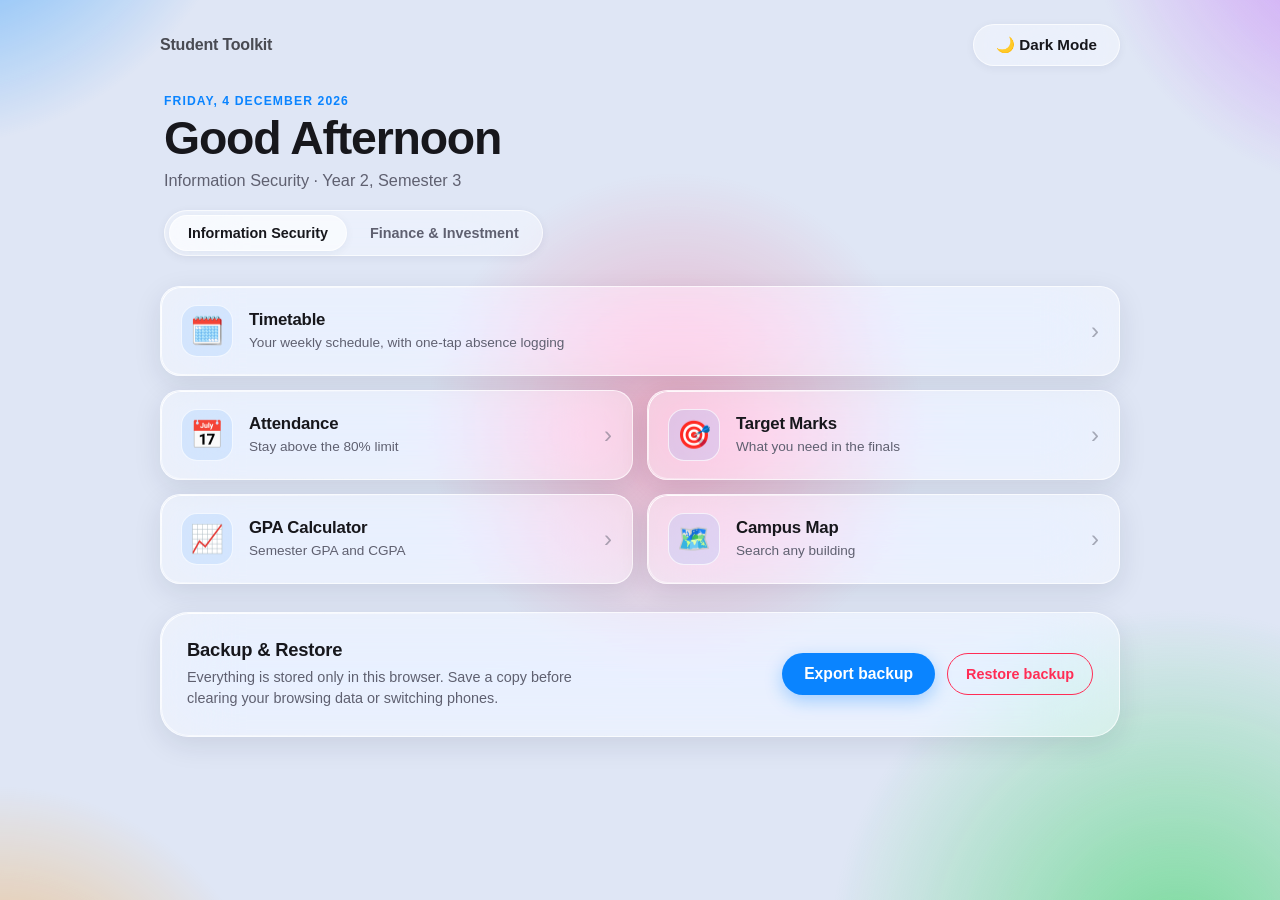
<file: index.html>
<!DOCTYPE html>
<html lang="en">
<head>
    <link rel="manifest" href="manifest.json">
    <meta name="theme-color" content="#0d6efd">
    <meta name="apple-mobile-web-app-capable" content="yes">
    <meta name="apple-mobile-web-app-status-bar-style" content="black">
    <meta charset="UTF-8">
    <meta name="viewport" content="width=device-width, initial-scale=1.0">
    <title>Student Toolkit | Home</title>
    <link rel="stylesheet" href="style.css">
    <script>
        // Runs before first paint so dark mode never flashes white.
        document.documentElement.setAttribute('data-theme', localStorage.getItem('theme') || 'light');
    </script>
</head>
<body>
    <div class="dashboard">

        <div class="top-nav-bar top-nav-bar--home">
            <span class="wordmark">Student&nbsp;Toolkit</span>
            <button id="theme-toggle" class="btn-dark-mode" onclick="toggleTheme()">🌙 Dark Mode</button>
        </div>

        <header class="hero">
            <p class="hero-eyebrow" id="current-date"></p>
            <h1 id="hero-greeting">Welcome back</h1>
            <p class="hero-programme" id="hero-programme"></p>

            <div class="segmented" id="programme-switch" role="group" aria-label="Active programme">
                <!-- Pills injected from data.js -->
            </div>
        </header>

        <main>
            <div id="dashboard-summary"></div>

            <nav class="app-grid" aria-label="Tools">

                <a href="timetable.html" class="app-tile app-tile--wide">
                    <span class="app-icon" aria-hidden="true">🗓️</span>
                    <span class="app-text">
                        <span class="app-name">Timetable</span>
                        <span class="app-desc">Your weekly schedule, with one-tap absence logging</span>
                    </span>
                    <span class="app-chevron" aria-hidden="true">›</span>
                </a>

                <a href="attendance.html" class="app-tile">
                    <span class="app-icon" aria-hidden="true">📅</span>
                    <span class="app-text">
                        <span class="app-name">Attendance</span>
                        <span class="app-desc">Stay above the 80% limit</span>
                    </span>
                    <span class="app-chevron" aria-hidden="true">›</span>
                </a>

                <a href="marks.html" class="app-tile">
                    <span class="app-icon" aria-hidden="true">🎯</span>
                    <span class="app-text">
                        <span class="app-name">Target Marks</span>
                        <span class="app-desc">What you need in the finals</span>
                    </span>
                    <span class="app-chevron" aria-hidden="true">›</span>
                </a>

                <a href="calculator.html" class="app-tile">
                    <span class="app-icon" aria-hidden="true">📈</span>
                    <span class="app-text">
                        <span class="app-name">GPA Calculator</span>
                        <span class="app-desc">Semester GPA and CGPA</span>
                    </span>
                    <span class="app-chevron" aria-hidden="true">›</span>
                </a>

                <a href="map.html" class="app-tile">
                    <span class="app-icon" aria-hidden="true">🗺️</span>
                    <span class="app-text">
                        <span class="app-name">Campus Map</span>
                        <span class="app-desc">Search any building</span>
                    </span>
                    <span class="app-chevron" aria-hidden="true">›</span>
                </a>

            </nav>

            <section class="backup-panel">
                <div>
                    <h2>Backup &amp; Restore</h2>
                    <p>Everything is stored only in this browser. Save a copy before clearing your browsing data or switching phones.</p>
                    <p id="backup-status" class="backup-status" role="status" aria-live="polite"></p>
                </div>
                <div class="backup-actions">
                    <button type="button" class="btn-add" onclick="exportData()">Export backup</button>
                    <label class="btn-delete backup-import">
                        Restore backup
                        <input type="file" accept="application/json,.json" class="visually-hidden"
                               onchange="importData(this.files[0]); this.value='';">
                    </label>
                </div>
            </section>
        </main>
    </div>

    <script src="data.js"></script>
    <script src="script.js"></script>
</body>
</html>
</file>
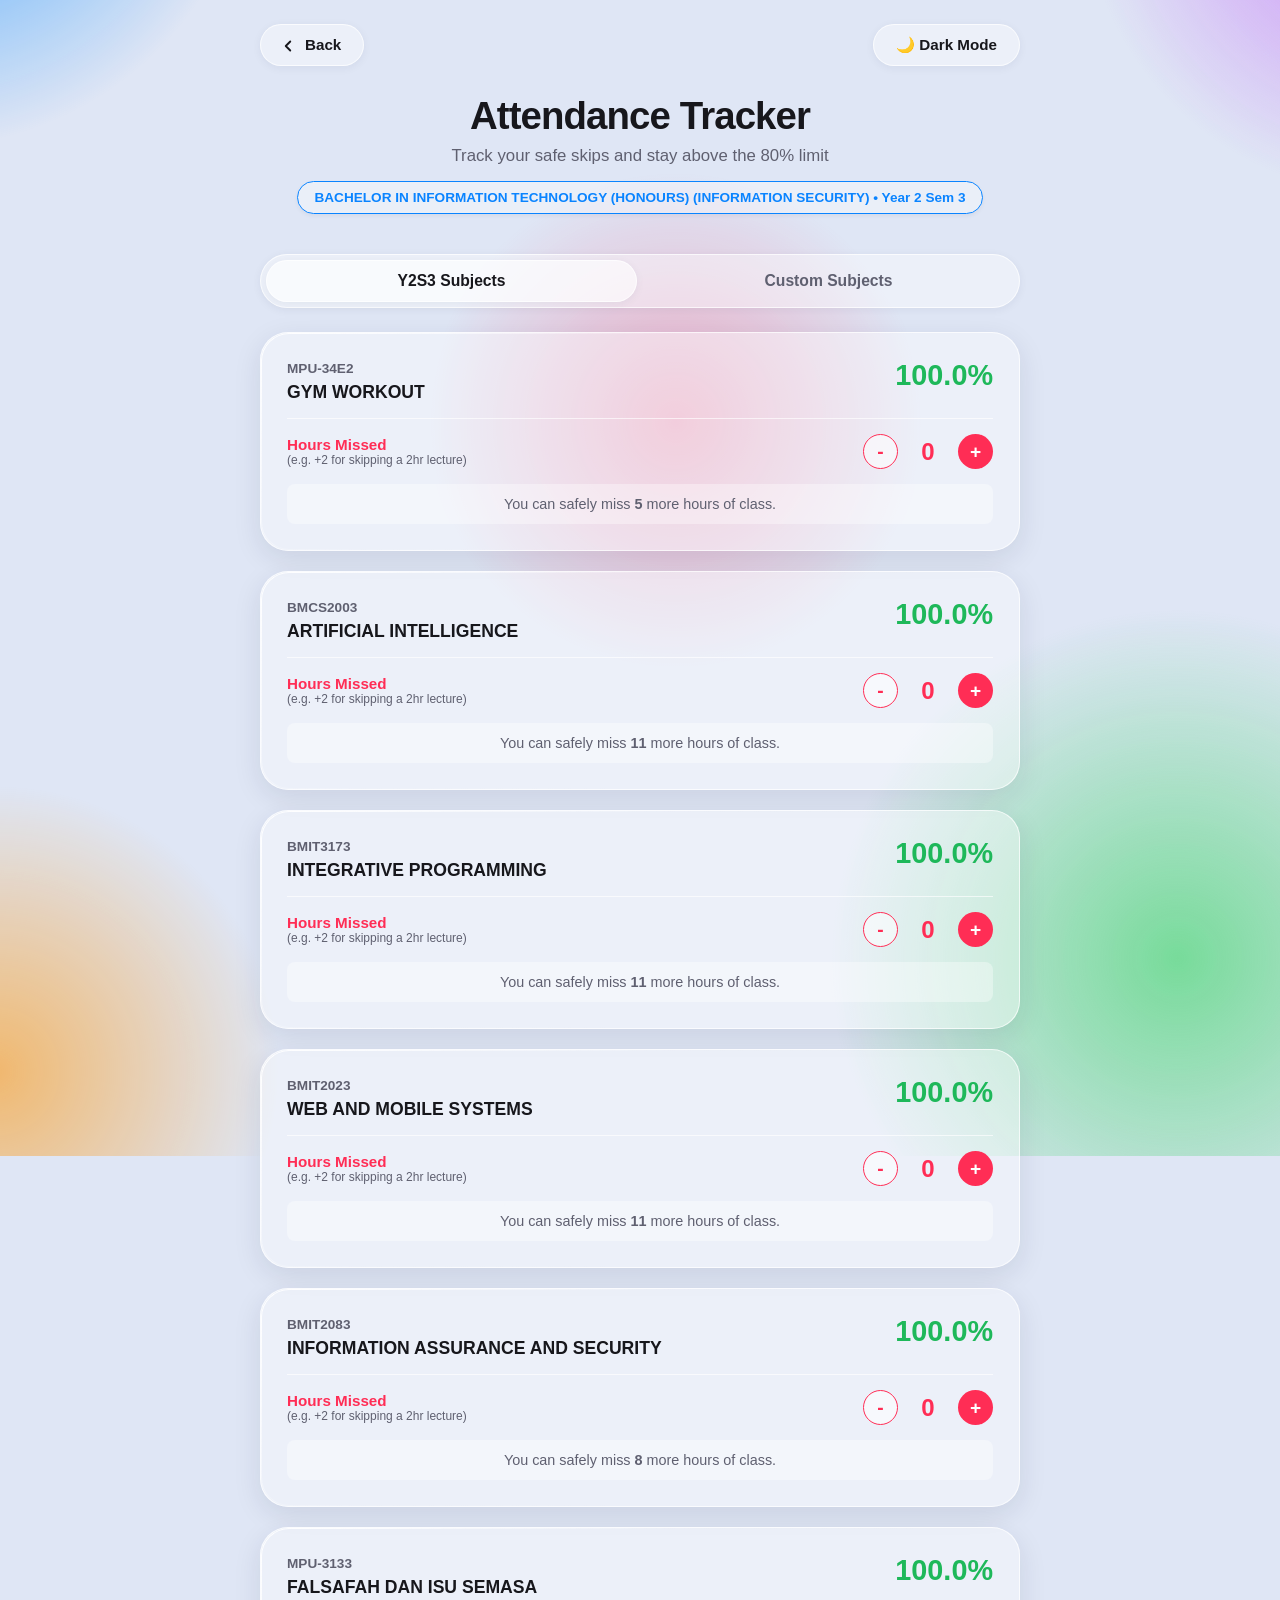
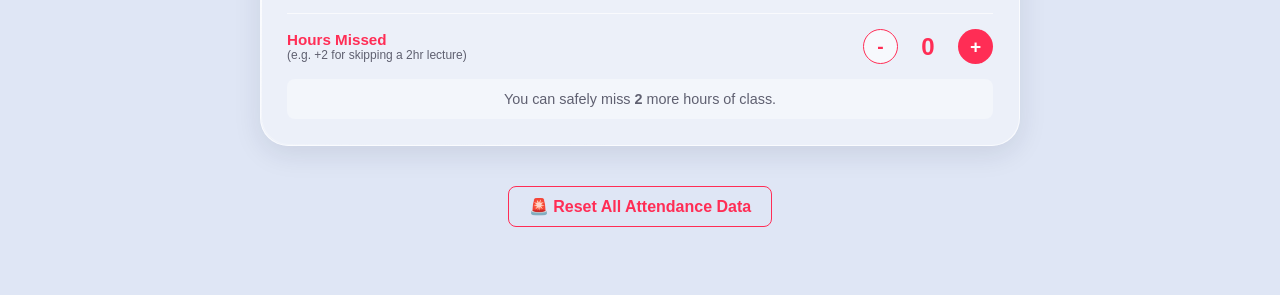
<file: attendance.html>
<!DOCTYPE html>
<html lang="en">
<head>
    <link rel="manifest" href="manifest.json">
    <meta name="theme-color" content="#0d6efd">
    <meta name="apple-mobile-web-app-capable" content="yes">
    <meta name="apple-mobile-web-app-status-bar-style" content="black">
    <meta charset="UTF-8">
    <meta name="viewport" content="width=device-width, initial-scale=1.0">
    <title>Attendance Tracker | Student Toolkit</title>
    <link rel="stylesheet" href="style.css">
    <script>
        // Runs before first paint so dark mode never flashes white.
        document.documentElement.setAttribute('data-theme', localStorage.getItem('theme') || 'light');
    </script>
</head>
<body>
    <div class="dashboard" style="max-width: 800px;">
        
        <div class="top-nav-bar">
            <a href="index.html" class="btn-back">
                <svg xmlns="http://www.w3.org/2000/svg" width="18" height="18" viewBox="0 0 24 24" fill="none" stroke="currentColor" stroke-width="2.5" stroke-linecap="round" stroke-linejoin="round">
                    <path d="M15 18l-6-6 6-6"/>
                </svg>
                Back
            </a>
            
            <button id="theme-toggle" class="btn-dark-mode" onclick="toggleTheme()">🌙 Dark Mode</button>
        </div>

        <header class="page-header">
            <h1>Attendance Tracker</h1>
            <span class="subtitle">Track your safe skips and stay above the 80% limit</span>
        </header>

        <main>

            <div class="tab-bar" role="tablist" aria-label="Attendance categories">
                <button id="tab-y2s3" class="tab-btn is-active" role="tab"
                        aria-selected="true" aria-controls="y2s3-container" tabindex="0">Y2S3 Subjects</button>
                <button id="tab-custom" class="tab-btn" role="tab"
                        aria-selected="false" aria-controls="custom-container" tabindex="-1">Custom Subjects</button>
            </div>

            <div id="y2s3-container" role="tabpanel" aria-labelledby="tab-y2s3" tabindex="0"></div>

            <div id="custom-container" role="tabpanel" aria-labelledby="tab-custom" tabindex="0" hidden></div>

            <div style="text-align: center; margin-top: 40px; padding-bottom: 20px;">
                <button onclick="resetAttendance()" class="btn-delete" style="padding: 10px 20px; font-size: 1rem; border-radius: 8px;">
                    🚨 Reset All Attendance Data
                </button>
            </div>
        </main>
    </div>
    <script src="data.js"></script>
    <script src="script.js"></script>
</body>
</html>
</file>
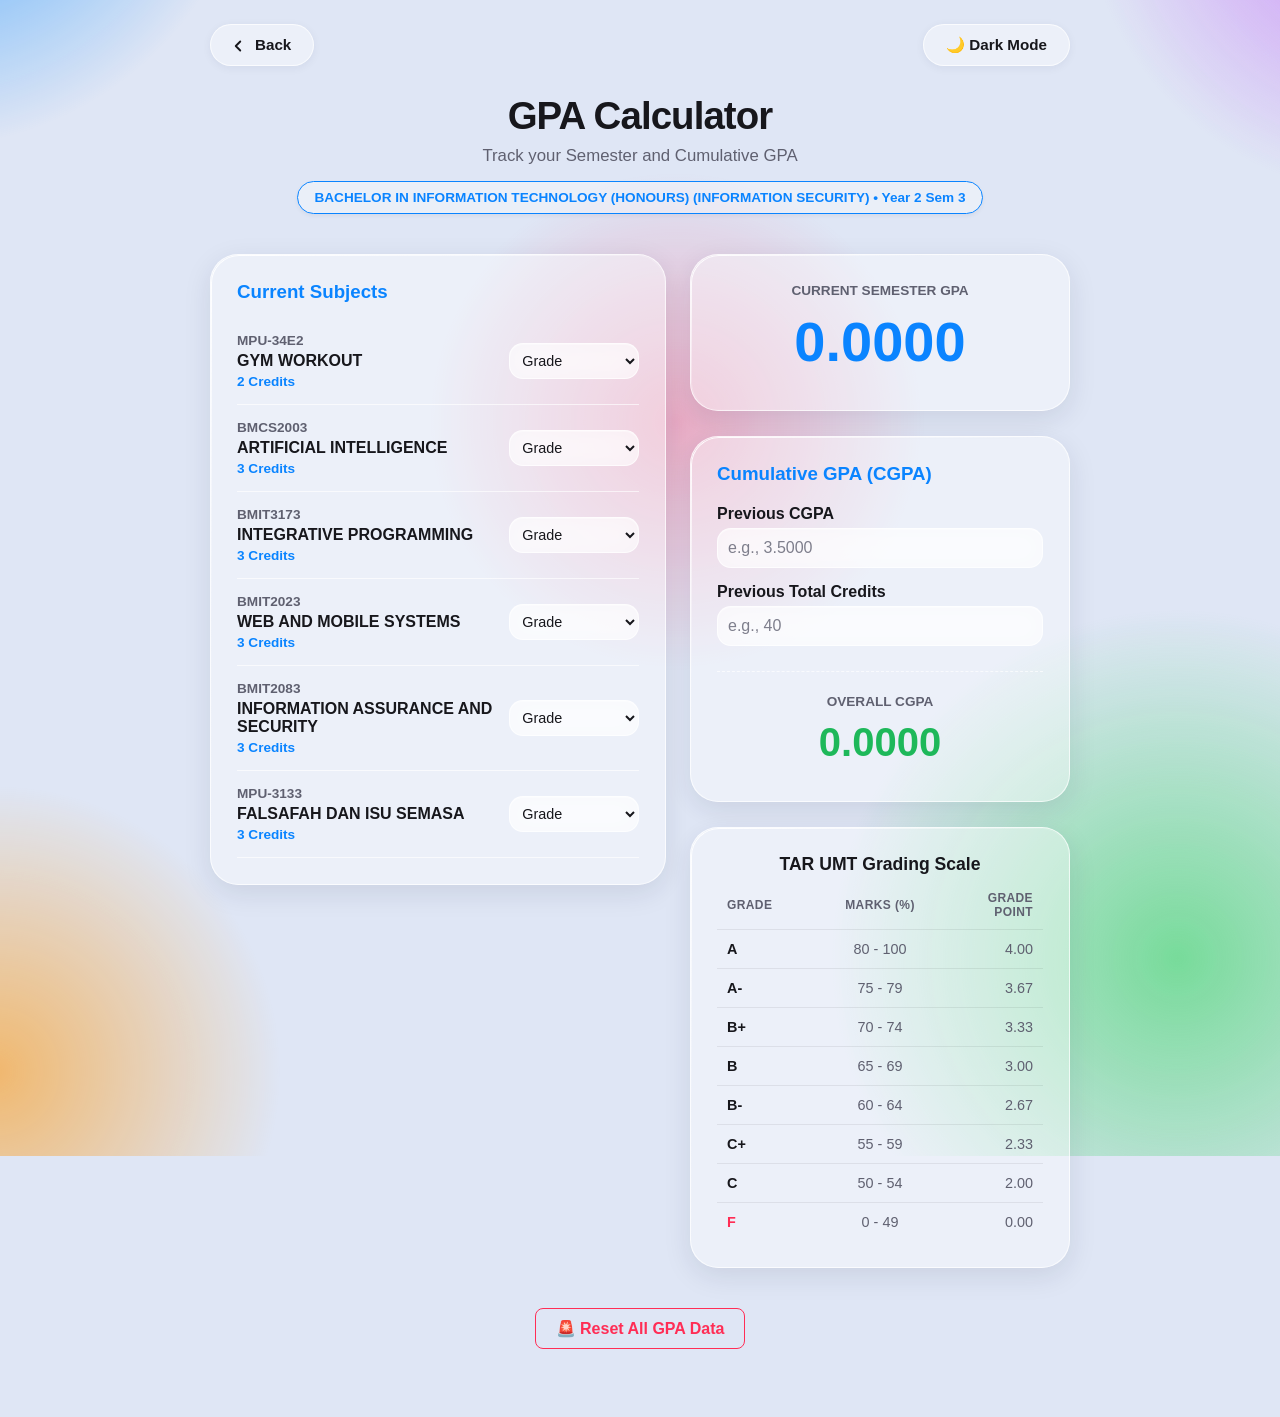
<file: calculator.html>
<!DOCTYPE html>
<html lang="en">
<head>
    <link rel="manifest" href="manifest.json">
    <meta name="theme-color" content="#0d6efd">
    <meta name="apple-mobile-web-app-capable" content="yes">
    <meta name="apple-mobile-web-app-status-bar-style" content="black">
    <meta charset="UTF-8">
    <meta name="viewport" content="width=device-width, initial-scale=1.0">
    <title>GPA / CGPA Calculator | Student Toolkit</title>
    <link rel="stylesheet" href="style.css">
    <script>
        // Runs before first paint so dark mode never flashes white.
        document.documentElement.setAttribute('data-theme', localStorage.getItem('theme') || 'light');
    </script>
    <style>
        /* Page-specific: wider breakpoint and more compact grade dropdowns
           than the shared defaults in style.css. */
        @media (min-width: 800px) { .split-layout { grid-template-columns: 1.2fr 1fr; } }

        .grade-select { width: 130px; padding: 8px; font-size: 0.9rem; cursor: pointer; }
    </style>

</head>
<body>
    <div class="dashboard" style="max-width: 900px;">
        
        <div class="top-nav-bar">
            <a href="index.html" class="btn-back">
                <svg xmlns="http://www.w3.org/2000/svg" width="18" height="18" viewBox="0 0 24 24" fill="none" stroke="currentColor" stroke-width="2.5" stroke-linecap="round" stroke-linejoin="round">
                    <path d="M15 18l-6-6 6-6"/>
                </svg>
                Back
            </a>
            
            <button id="theme-toggle" class="btn-dark-mode" onclick="toggleTheme()">🌙 Dark Mode</button>
        </div>
        
        <header class="page-header">
            <h1>GPA Calculator</h1>
            <span class="subtitle">Track your Semester and Cumulative GPA</span>
        </header>

        <main>
            <div class="split-layout">
                
                <!-- LEFT COLUMN: Subjects -->
                <div class="card-section" style="margin: 0; height: fit-content;">
                    <h3 style="margin: 0 0 15px 0; color: var(--primary);">Current Subjects</h3>
                    <!-- JavaScript will inject your subjects right here -->
                    <div id="course-list"></div>
                </div>

                <!-- RIGHT COLUMN: Scores & Grading Scale -->
                <div>
                    <!-- Current Semester GPA -->
                    <div class="card-section" style="margin: 0 0 25px 0; text-align: center;">
                        <span style="font-size: 0.85rem; color: var(--text-muted); font-weight: bold; text-transform: uppercase;">Current Semester GPA</span>
                        <h1 id="gpa-score" style="color: var(--primary); font-size: 3.5rem; margin: 10px 0;">0.0000</h1>
                    </div>

                    <!-- Cumulative GPA -->
                    <div class="card-section" style="margin: 0 0 25px 0;">
                        <h3 style="margin: 0 0 20px 0; color: var(--primary);">Cumulative GPA (CGPA)</h3>
                        <div class="input-group-col" style="margin-bottom: 15px;">
                            <label for="prev-cgpa" style="font-weight: 600; color: var(--text-main); margin-bottom: 5px;">Previous CGPA</label>
                            <input type="number" id="prev-cgpa" placeholder="e.g., 3.5000" step="0.01" class="styled-select" oninput="calculateCGPA()" style="width: 100%; box-sizing: border-box; padding: 10px;">
                        </div>
                        <div class="input-group-col" style="margin-bottom: 15px;">
                            <label for="prev-credits" style="font-weight: 600; color: var(--text-main); margin-bottom: 5px;">Previous Total Credits</label>
                            <input type="number" id="prev-credits" placeholder="e.g., 40" class="styled-select" oninput="calculateCGPA()" style="width: 100%; box-sizing: border-box; padding: 10px;">
                        </div>

                        <div style="margin-top: 25px; padding-top: 20px; border-top: 1px dashed var(--border); text-align: center;">
                            <span style="font-size: 0.85rem; color: var(--text-muted); font-weight: bold; text-transform: uppercase;">Overall CGPA</span>
                            <h2 id="cgpa-score" style="color: var(--success); font-size: 2.5rem; margin: 10px 0;">0.0000</h2>
                        </div>
                    </div>

                    <!-- Grading Scale Table (Moved Here!) -->
                    <div class="card-section" style="margin: 0;">
                        <h3 style="margin: 0 0 15px 0; font-size: 1.1rem; text-align: center; color: var(--text-main);">TAR UMT Grading Scale</h3>
                        <table class="scale-table" data-grading-scale style="font-size: 0.9rem;"></table>
                    </div>

                </div>
            </div>

            <div style="text-align: center; margin-top: 40px; padding-bottom: 20px;">
                <button onclick="resetAll()" class="btn-delete" style="padding: 10px 20px; font-size: 1rem; border-radius: 8px; cursor: pointer;">
                    🚨 Reset All GPA Data
                </button>
            </div>
        </main>
    </div>
    <script src="data.js"></script>
    <script src="script.js"></script>
</body>
</html>
</file>
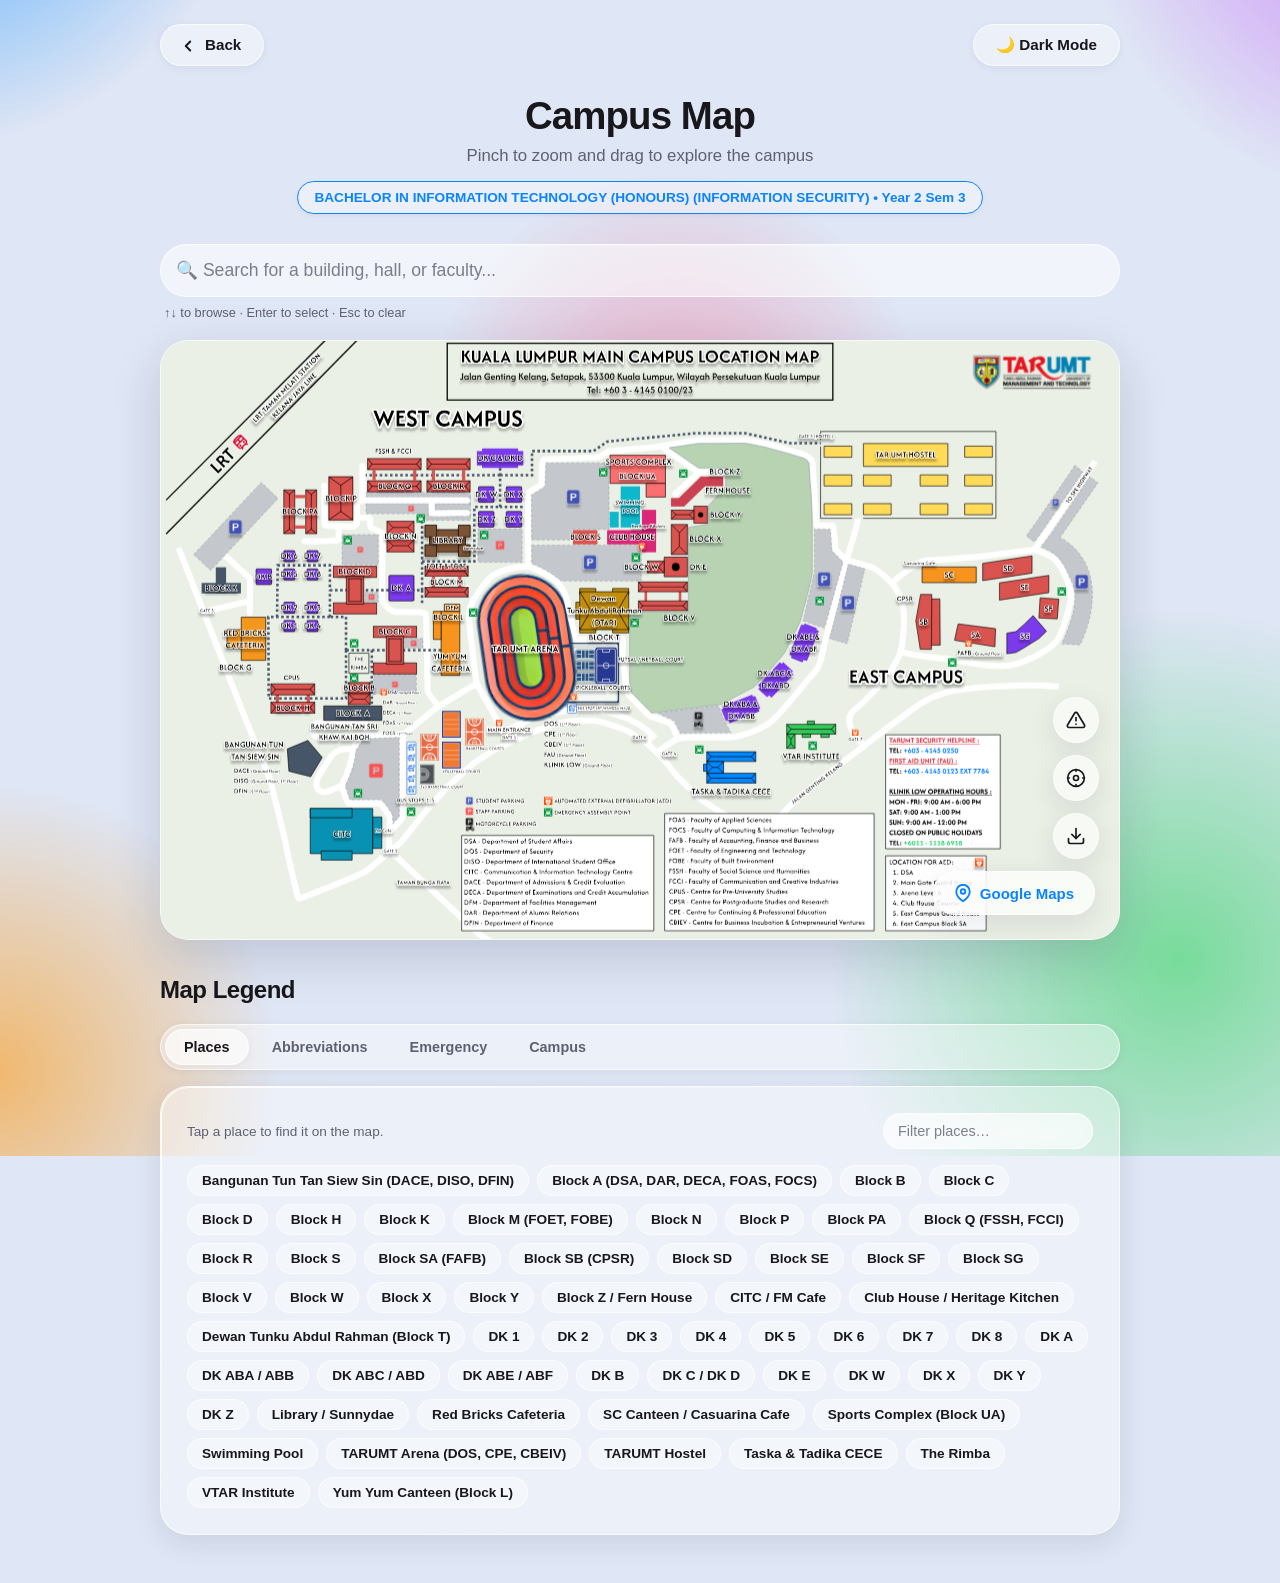
<file: map.html>
<!DOCTYPE html>
<html lang="en">
<head>
    <link rel="manifest" href="manifest.json">
    <meta name="theme-color" content="#0d6efd">
    <meta name="apple-mobile-web-app-capable" content="yes">
    <meta name="apple-mobile-web-app-status-bar-style" content="black">
    <meta charset="UTF-8">
    <meta name="viewport" content="width=device-width, initial-scale=1.0, maximum-scale=1.0, user-scalable=no">
    <title>Campus Map | Student Toolkit</title>
    <link rel="stylesheet" href="style.css">
    <script>
        // Runs before first paint so dark mode never flashes white.
        document.documentElement.setAttribute('data-theme', localStorage.getItem('theme') || 'light');
    </script>
    <!-- The map SVG is ~6 MB. Warm it while the rest of the page paints. -->
    <link rel="prefetch" href="campus-map.js" as="script">
    <style>
        /* Map-specific styles that don't need to be in the global CSS */
        .map-wrapper {
            width: 100%;
            height: 600px;
            background: #ebf0e6;

            border: 1px solid var(--glass-border);
            border-radius: var(--r-lg);

            overflow: hidden;
            position: relative;
            cursor: grab;

            box-shadow: var(--shadow-lg);

            touch-action: none;
            overscroll-behavior: none;
            transition: none;
        }
        .map-wrapper:active {
            cursor: grabbing;
        }

        .search-container {
            margin-bottom: 20px;
        }

        #tarumt-map {
            transition: none !important;
            transform-origin: 0 0;

            image-rendering: optimizeQuality;
            shape-rendering: geometricPrecision;
            text-rendering: geometricPrecision;

            backface-visibility: hidden;
        }

        /* Shown while the SVG loads, and replaced by it on success. */
        .map-status {
            position: absolute;
            inset: 0;
            display: flex;
            flex-direction: column;
            align-items: center;
            justify-content: center;
            gap: 12px;
            text-align: center;
            padding: 20px;
            color: #4b5563;
            font-weight: 600;
        }
        .map-status a { color: #0a84ff; }

        .map-spinner {
            width: 34px;
            height: 34px;
            border: 3px solid rgba(0, 0, 0, 0.12);
            border-top-color: #0a84ff;
            border-radius: 50%;
            animation: map-spin 0.8s linear infinite;
        }
        @keyframes map-spin { to { transform: rotate(360deg); } }

        @media (prefers-reduced-motion: reduce) {
            .map-spinner { animation-duration: 3s; }
        }
    </style>
</head>
<body>
    <div class="dashboard">

        <div class="top-nav-bar">
            <a href="index.html" class="btn-back">
                <svg xmlns="http://www.w3.org/2000/svg" width="18" height="18" viewBox="0 0 24 24" fill="none" stroke="currentColor" stroke-width="2.5" stroke-linecap="round" stroke-linejoin="round">
                    <path d="M15 18l-6-6 6-6"/>
                </svg>
                Back
            </a>
            <button id="theme-toggle" class="btn-dark-mode" onclick="toggleTheme()">🌙 Dark Mode</button>
        </div>

        <header class="page-header" style="margin-bottom: 30px;">
            <h1>Campus Map</h1>
            <span class="subtitle">Pinch to zoom and drag to explore the campus</span>
        </header>

        <main>

            <div class="search-container">
                <label for="map-search" class="visually-hidden">Search the campus map</label>
                <input type="text" id="map-search" class="styled-select" placeholder="🔍 Search for a building, hall, or faculty..."
                       autocomplete="off" role="combobox" aria-expanded="false" aria-controls="map-results"
                       style="padding: 15px; font-size: 1.1rem; border-radius: 30px;">
                <ul id="map-results" class="map-results" role="listbox" aria-label="Matching places" hidden></ul>
                <p class="search-hint">↑↓ to browse · Enter to select · Esc to clear</p>
            </div>

            <div class="map-wrapper" id="map-container">
                <a href="https://maps.google.com/?q=Tunku+Abdul+Rahman+University+of+Management+and+Technology+(TAR+UMT)"
                target="_blank"
                rel="noopener noreferrer"
                class="floating-gmap-btn">

                <svg width="18" height="18" viewBox="0 0 24 24" fill="none" stroke="currentColor" stroke-width="2.5" stroke-linecap="round" stroke-linejoin="round">
                    <path d="M21 10c0 7-9 13-9 13s-9-6-9-13a9 9 0 0 1 18 0z"></path>
                    <circle cx="12" cy="10" r="3"></circle>
                </svg>

                Google Maps
                </a>

                <div class="map-controls-right">
                    <button id="toggle-emergency" class="map-control-btn" aria-pressed="false" aria-label="Show emergency assembly points">
                        <svg width="20" height="20" viewBox="0 0 24 24" fill="none" stroke="currentColor" stroke-width="2" stroke-linecap="round" stroke-linejoin="round" aria-hidden="true">
                            <path d="M10.29 3.86 1.82 18a2 2 0 0 0 1.71 3h16.94a2 2 0 0 0 1.71-3L13.71 3.86a2 2 0 0 0-3.42 0z"></path>
                            <line x1="12" y1="9" x2="12" y2="13"></line>
                            <line x1="12" y1="17" x2="12.01" y2="17"></line>
                        </svg>
                    </button>

                    <button id="recenter-map" class="map-control-btn" title="Recenter Map" aria-label="Recenter map">
                        <svg width="20" height="20" viewBox="0 0 24 24" fill="none" stroke="currentColor" stroke-width="2" stroke-linecap="round" stroke-linejoin="round" aria-hidden="true">
                            <circle cx="12" cy="12" r="10"></circle>
                            <circle cx="12" cy="12" r="3"></circle>
                            <path d="M12 2v2M12 20v2M2 12h2M20 12h2"></path>
                        </svg>
                    </button>

                    <a href="TARUMT_KL_CAMPUS_MAP.pdf" target="_blank" rel="noopener noreferrer" class="map-control-btn" title="Download PDF Map" aria-label="Download PDF map">
                        <svg width="20" height="20" viewBox="0 0 24 24" fill="none" stroke="currentColor" stroke-width="2" stroke-linecap="round" stroke-linejoin="round" aria-hidden="true">
                            <path d="M21 15v4a2 2 0 0 1-2 2H5a2 2 0 0 1-2-2v-4"></path>
                            <polyline points="7 10 12 15 17 10"></polyline>
                            <line x1="12" y1="15" x2="12" y2="3"></line>
                        </svg>
                    </a>
                </div>

                <!-- campus-map.js is injected here by initMap(). -->
                <div class="map-status" id="map-status" role="status" aria-live="polite">
                    <div class="map-spinner" aria-hidden="true"></div>
                    <span>Loading campus map…</span>
                </div>
            </div>

            <!-- The paper map prints its legend into the artwork, where it can only
                 be read by zooming in. Transcribed here so it is legible, tappable
                 and searchable. -->
            <section class="legend" aria-labelledby="legend-heading">
                <h2 id="legend-heading">Map Legend</h2>

                <div class="segmented legend-tabs" role="tablist" aria-label="Legend sections">
                    <button role="tab" class="segment is-active" id="lt-places"
                            aria-selected="true" aria-controls="legend-panel-places" tabindex="0">Places</button>
                    <button role="tab" class="segment" id="lt-abbr"
                            aria-selected="false" aria-controls="legend-panel-abbr" tabindex="-1">Abbreviations</button>
                    <button role="tab" class="segment" id="lt-safety"
                            aria-selected="false" aria-controls="legend-panel-safety" tabindex="-1">Emergency</button>
                    <button role="tab" class="segment" id="lt-campus"
                            aria-selected="false" aria-controls="legend-panel-campus" tabindex="-1">Campus</button>
                </div>

                <div class="legend-panel card-section" id="legend-panel-places"
                     role="tabpanel" aria-labelledby="lt-places" tabindex="0">
                    <div class="legend-panel-head">
                        <p class="legend-hint">Tap a place to find it on the map.</p>
                        <div class="legend-panel-tools">
                            <button type="button" id="legend-clear" class="btn-delete legend-clear" hidden>
                                Clear highlight
                            </button>
                            <label for="legend-filter" class="visually-hidden">Filter places</label>
                            <input type="search" id="legend-filter" class="styled-select legend-filter"
                                   placeholder="Filter places&hellip;" autocomplete="off">
                        </div>
                    </div>
                    <div class="legend-places" id="legend-places"></div>
                    <p class="legend-empty" id="legend-no-match" hidden>Nothing matches that.</p>
                </div>

                <div class="legend-panel card-section" id="legend-panel-abbr"
                     role="tabpanel" aria-labelledby="lt-abbr" tabindex="0" hidden>
                    <div class="legend-columns">
                        <div>
                            <h3 class="legend-subhead">Faculties &amp; centres</h3>
                            <dl class="legend-list">
                                <dt>FOAS</dt><dd>Faculty of Applied Sciences</dd>
                                <dt>FOCS</dt><dd>Faculty of Computing &amp; Information Technology</dd>
                                <dt>FAFB</dt><dd>Faculty of Accounting, Finance and Business</dd>
                                <dt>FOET</dt><dd>Faculty of Engineering and Technology</dd>
                                <dt>FOBE</dt><dd>Faculty of Built Environment</dd>
                                <dt>FSSH</dt><dd>Faculty of Social Science and Humanities</dd>
                                <dt>FCCI</dt><dd>Faculty of Communication and Creative Industries</dd>
                                <dt>CPUS</dt><dd>Centre for Pre-University Studies</dd>
                                <dt>CPSR</dt><dd>Centre for Postgraduate Studies and Research</dd>
                                <dt>CPE</dt><dd>Centre for Continuing &amp; Professional Education</dd>
                                <dt>CBIEV</dt><dd>Centre for Business Incubation &amp; Entrepreneurial Ventures</dd>
                            </dl>
                        </div>
                        <div>
                            <h3 class="legend-subhead">Departments</h3>
                            <dl class="legend-list">
                                <dt>DSA</dt><dd>Department of Student Affairs</dd>
                                <dt>DOS</dt><dd>Department of Security</dd>
                                <dt>DISO</dt><dd>Department of International Student Office</dd>
                                <dt>CITC</dt><dd>Communication &amp; Information Technology Centre</dd>
                                <dt>DACE</dt><dd>Department of Admissions &amp; Credit Evaluation</dd>
                                <dt>DECA</dt><dd>Department of Examinations and Credit Accumulation</dd>
                                <dt>DFM</dt><dd>Department of Facilities Management</dd>
                                <dt>DAR</dt><dd>Department of Alumni Relations</dd>
                                <dt>DFIN</dt><dd>Department of Finance</dd>
                            </dl>
                        </div>
                    </div>
                </div>

                <div class="legend-panel card-section" id="legend-panel-safety"
                     role="tabpanel" aria-labelledby="lt-safety" tabindex="0" hidden>
                    <div class="legend-columns">
                        <div>
                            <h3 class="legend-subhead">Who to call</h3>
                            <ul class="legend-contacts">
                                <li>
                                    <span class="legend-label">TARUMT Security Helpline</span>
                                    <a href="tel:+60341450250">+603 - 4145 0250</a>
                                </li>
                                <li>
                                    <span class="legend-label">First Aid Unit (FAU)</span>
                                    <a href="tel:+60341450123">+603 - 4145 0123</a>
                                    <span class="legend-note">extension 7784</span>
                                </li>
                                <li>
                                    <span class="legend-label">Klinik Low</span>
                                    <a href="tel:+601111186918">+6011 - 1118 6918</a>
                                    <span class="legend-note">
                                        Mon&ndash;Fri 9:00am &ndash; 6:00pm<br>
                                        Sat 9:00am &ndash; 1:00pm &middot; Sun 9:00am &ndash; 12:00pm<br>
                                        Closed on public holidays
                                    </span>
                                </li>
                            </ul>
                        </div>
                        <div>
                            <h3 class="legend-subhead">Defibrillators (AED)</h3>
                            <ul class="legend-bullets">
                                <li>DSA</li>
                                <li>Main Gate Guard House</li>
                                <li>Arena Level 6</li>
                                <li>Club House Counter</li>
                                <li>East Campus Guard House</li>
                                <li>East Campus Block SA</li>
                            </ul>
                            <p class="legend-hint">
                                The &#9888; button on the map lights up all 18 emergency assembly points.
                            </p>
                        </div>
                    </div>
                </div>

                <div class="legend-panel card-section" id="legend-panel-campus"
                     role="tabpanel" aria-labelledby="lt-campus" tabindex="0" hidden>
                    <div class="legend-columns">
                        <div>
                            <h3 class="legend-subhead">What&rsquo;s in which block</h3>
                            <dl class="legend-list legend-list--wide">
                                <dt>Block A</dt>
                                <dd>DSA (Ground) &middot; DAR (Ground) &middot; DECA (1st) &middot; FOAS (2nd) &middot; FOCS (2nd)</dd>
                                <dt>Bangunan Tun Tan Siew Sin</dt>
                                <dd>DACE (Ground) &middot; DISO (Ground &amp; 1st) &middot; DFIN (2nd)</dd>
                                <dt>TARUMT Arena</dt>
                                <dd>DOS (1st) &middot; CPE (1st) &middot; CBIEV (1st) &middot; FAU (Ground) &middot; Klinik Low (Ground)</dd>
                            </dl>
                        </div>
                        <div>
                            <h3 class="legend-subhead">Getting here</h3>
                            <p class="legend-address">
                                Jalan Genting Kelang, Setapak,<br>
                                53300 Kuala Lumpur,<br>
                                Wilayah Persekutuan Kuala Lumpur
                            </p>
                            <ul class="legend-contacts">
                                <li>
                                    <span class="legend-label">Main line</span>
                                    <a href="tel:+60341450100">+60 3 - 4145 0100/23</a>
                                </li>
                                <li>
                                    <span class="legend-label">Nearest LRT</span>
                                    <span class="legend-note">Taman Melati Station, Kelana Jaya Line</span>
                                </li>
                            </ul>
                        </div>
                    </div>
                </div>
            </section>
        </main>
    </div>

    <!-- Vendored locally (panzoom 9.4.0) so the map still pans and zooms offline. -->
    <script src="panzoom.min.js"></script>
    <script src="data.js"></script>
    <script src="script.js"></script>
</body>
</html>
</file>
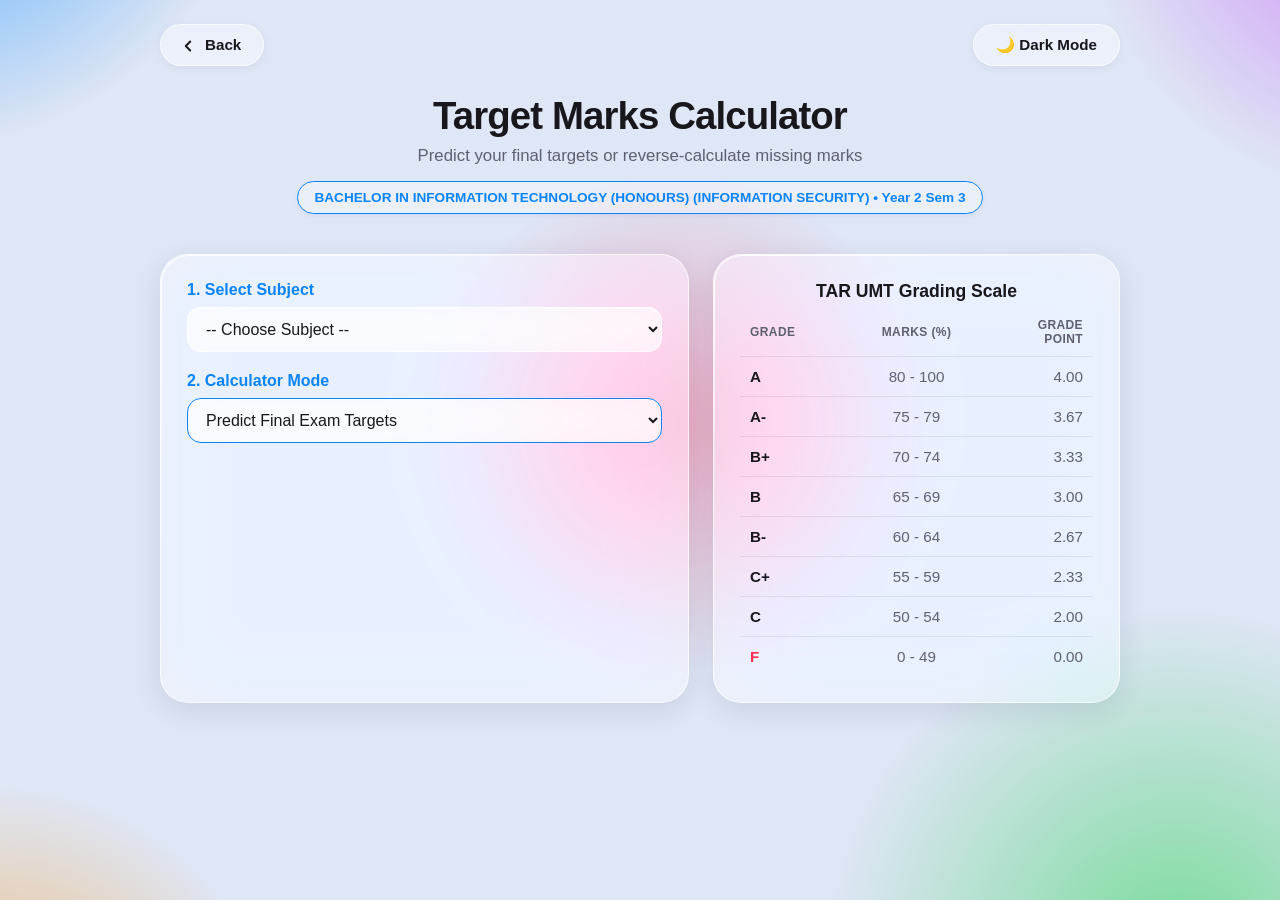
<file: marks.html>
<!DOCTYPE html>
<html lang="en">
<head>
    <link rel="manifest" href="manifest.json">
    <meta name="theme-color" content="#0d6efd">
    <meta name="apple-mobile-web-app-capable" content="yes">
    <meta name="apple-mobile-web-app-status-bar-style" content="black">
    <meta charset="UTF-8">
    <meta name="viewport" content="width=device-width, initial-scale=1.0">
    <title>Target Marks | Student Toolkit</title>
    <link rel="stylesheet" href="style.css">
    <script>
        // Runs before first paint so dark mode never flashes white.
        document.documentElement.setAttribute('data-theme', localStorage.getItem('theme') || 'light');
    </script>

</head>
<body>
    <div class="dashboard">
        
        <div class="top-nav-bar">
            <a href="index.html" class="btn-back">
                <svg xmlns="http://www.w3.org/2000/svg" width="18" height="18" viewBox="0 0 24 24" fill="none" stroke="currentColor" stroke-width="2.5" stroke-linecap="round" stroke-linejoin="round">
                    <path d="M15 18l-6-6 6-6"/>
                </svg>
                Back
            </a>
            
            <button id="theme-toggle" class="btn-dark-mode" onclick="toggleTheme()">🌙 Dark Mode</button>
        </div>

        <header class="page-header">
            <h1>Target Marks Calculator</h1>
            <span class="subtitle">Predict your final targets or reverse-calculate missing marks</span>
        </header>

        <main>
            <div class="split-layout">
                
                <div class="card-section" style="margin: 0;">
                    <div style="display: flex; flex-direction: column; gap: 20px; margin-bottom: 25px;">
                        
                        <!-- Fixed: Only ONE Subject Dropdown -->
                        <div>
                            <label for="marks-subject" style="font-weight: bold; color: var(--primary); display: block; margin-bottom: 8px;">1. Select Subject</label>
                            <select id="marks-subject" class="styled-select" onchange="renderInterface()">
                                <option value="">-- Choose Subject --</option>
                                <!-- JS Injects subjects here -->
                            </select>
                        </div>
                        
                        <!-- Fixed: Restored the Calculator Mode Dropdown -->
                        <div>
                            <label for="calc-mode" style="font-weight: bold; color: var(--primary); display: block; margin-bottom: 8px;">2. Calculator Mode</label>
                            <select id="calc-mode" class="styled-select" onchange="renderInterface()" style="border-color: var(--primary);">
                                <option value="mode-final">Predict Final Exam Targets</option>
                                <option value="mode-reverse">Find Missing Component Score</option>
                            </select>
                        </div>

                    </div>
                    <div id="dynamic-input-container"></div>
                </div>
                
                <div>
                    <div id="marks-result-section" class="card-section" style="display: none; margin: 0 0 25px 0;">
                        <div id="dynamic-result-container"></div>
                    </div>

                    <div class="card-section" style="margin: 0;">
                        <h3 style="margin: 0 0 15px 0; font-size: 1.1rem; text-align: center; color: var(--text-main);">TAR UMT Grading Scale</h3>
                        <table class="scale-table" data-grading-scale></table>
                    </div>
                </div>

            </div>
        </main>
    </div>
    <script src="data.js"></script>
    <script src="script.js"></script>
</body>
</html>
</file>
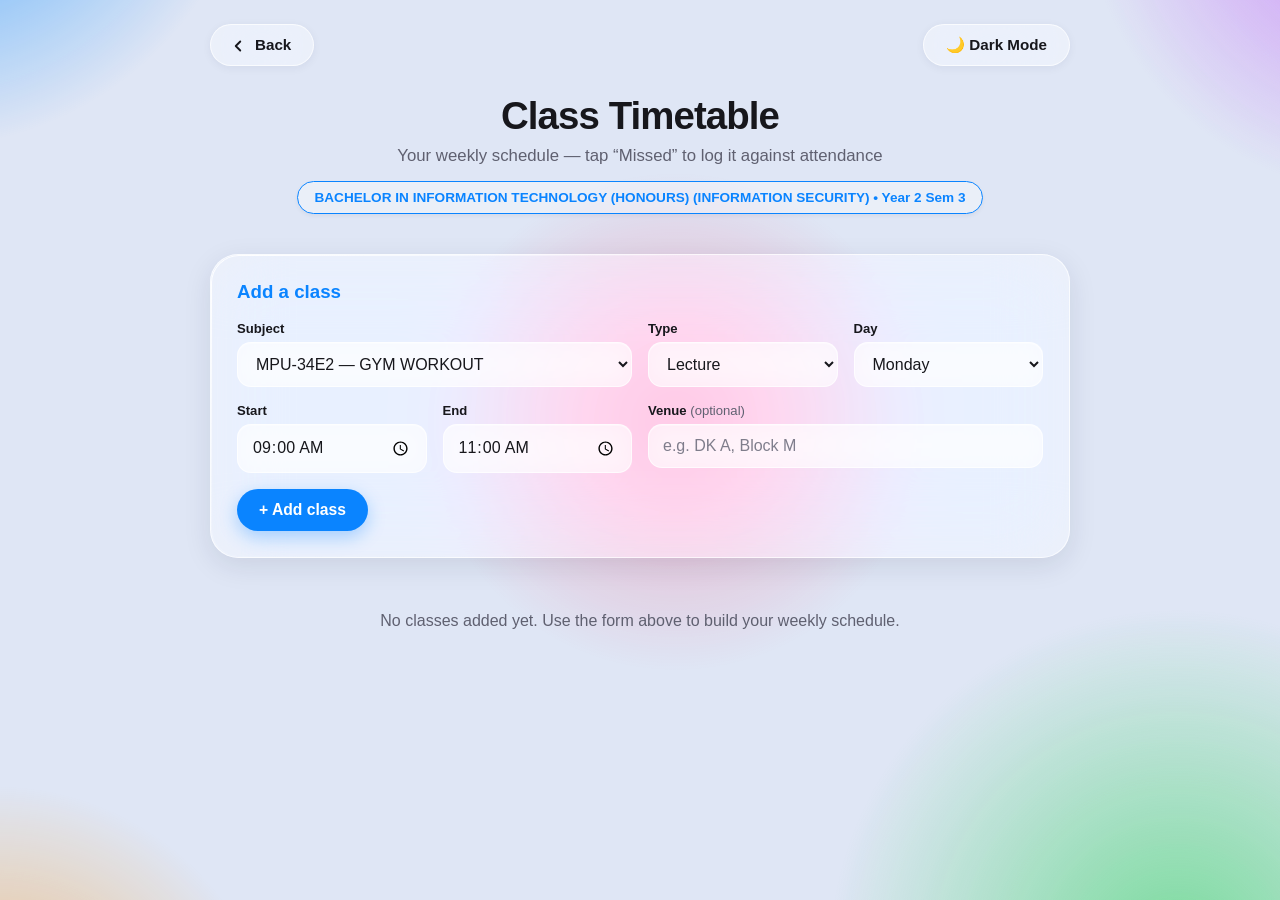
<file: timetable.html>
<!DOCTYPE html>
<html lang="en">
<head>
    <link rel="manifest" href="manifest.json">
    <meta name="theme-color" content="#0d6efd">
    <meta name="apple-mobile-web-app-capable" content="yes">
    <meta name="apple-mobile-web-app-status-bar-style" content="black">
    <meta charset="UTF-8">
    <meta name="viewport" content="width=device-width, initial-scale=1.0">
    <title>Timetable | Student Toolkit</title>
    <link rel="stylesheet" href="style.css">
    <script>
        // Runs before first paint so dark mode never flashes white.
        document.documentElement.setAttribute('data-theme', localStorage.getItem('theme') || 'light');
    </script>
</head>
<body>
    <div class="dashboard" style="max-width: 900px;">

        <div class="top-nav-bar">
            <a href="index.html" class="btn-back">
                <svg xmlns="http://www.w3.org/2000/svg" width="18" height="18" viewBox="0 0 24 24" fill="none" stroke="currentColor" stroke-width="2.5" stroke-linecap="round" stroke-linejoin="round">
                    <path d="M15 18l-6-6 6-6"/>
                </svg>
                Back
            </a>

            <button id="theme-toggle" class="btn-dark-mode" onclick="toggleTheme()">🌙 Dark Mode</button>
        </div>

        <header class="page-header">
            <h1>Class Timetable</h1>
            <span class="subtitle">Your weekly schedule — tap “Missed” to log it against attendance</span>
        </header>

        <main>
            <section class="card-section">
                <h3 id="tt-form-title" style="margin: 0 0 18px 0; color: var(--primary);">Add a class</h3>

                <form id="tt-form" class="tt-form">
                    <div class="input-group-col tt-wide">
                        <label for="tt-subject">Subject</label>
                        <select id="tt-subject" class="styled-select" required></select>
                    </div>

                    <div class="input-group-col">
                        <label for="tt-type">Type</label>
                        <select id="tt-type" class="styled-select">
                            <option>Lecture</option>
                            <option>Tutorial</option>
                            <option>Practical</option>
                        </select>
                    </div>

                    <div class="input-group-col">
                        <label for="tt-day">Day</label>
                        <select id="tt-day" class="styled-select"></select>
                    </div>

                    <div class="input-group-col">
                        <label for="tt-start">Start</label>
                        <input type="time" id="tt-start" class="styled-select" value="09:00" required>
                    </div>

                    <div class="input-group-col">
                        <label for="tt-end">End</label>
                        <input type="time" id="tt-end" class="styled-select" value="11:00" required>
                    </div>

                    <div class="input-group-col tt-wide">
                        <label for="tt-venue">Venue <span style="font-weight: 400; color: var(--text-muted);">(optional)</span></label>
                        <input type="text" id="tt-venue" class="styled-select" placeholder="e.g. DK A, Block M">
                    </div>

                    <div class="tt-submit">
                        <button type="submit" id="tt-submit-btn" class="btn-add">+ Add class</button>
                        <button type="button" id="tt-cancel-btn" class="btn-delete" onclick="cancelTimetableEdit()" hidden>Cancel</button>
                        <p id="tt-status" class="backup-status" role="status" aria-live="polite"></p>
                    </div>
                </form>
            </section>

            <div id="timetable-grid"></div>
        </main>
    </div>

    <script src="data.js"></script>
    <script src="script.js"></script>
</body>
</html>
</file>
<file: style.css>
/* ==============================================================
   1. DESIGN TOKENS
   --------------------------------------------------------------
   "Liquid Glass": translucent panels that blur and saturate what
   sits behind them, lit by a bright rim along the top edge and
   floated on a soft, wide shadow.

   Glass only reads as glass if there is something behind it, so
   the page paints a fixed colour field (body::before) that every
   panel refracts.
============================================================== */
:root {
    /* Semantic colours (referenced by inline styles across the pages) */
    --bg-color: rgba(255, 255, 255, 0.35);
    --text-main: #17171c;
    --text-muted: #5f6070;
    --primary: #0a84ff;
    --border: rgba(255, 255, 255, 0.65);
    --input-bg: rgba(255, 255, 255, 0.55);
    --danger: #ff2d55;
    --success: #1eb85a;

    /* Glass material. Light mode runs thinner and blurrier than you might
       expect: the colour field behind it is vivid, and the panels need to let
       enough of it through to actually read as glass rather than as white
       cards with a shadow. */
    --glass-bg: rgba(255, 255, 255, 0.42);
    --glass-bg-strong: rgba(255, 255, 255, 0.62);
    --glass-border: rgba(255, 255, 255, 0.7);
    --glass-rim: rgba(255, 255, 255, 1);
    --glass-blur: 36px;
    --glass-saturate: 200%;

    --shadow-sm: 0 2px 10px rgba(20, 30, 60, 0.06);
    --shadow-md: 0 8px 28px rgba(20, 30, 60, 0.10);
    --shadow-lg: 0 18px 50px rgba(20, 30, 60, 0.16);

    --tint: rgba(10, 132, 255, 0.10);
    --hairline: rgba(0, 0, 0, 0.07);

    /* Continuous-looking corner radii */
    --r-sm: 14px;
    --r-md: 20px;
    --r-lg: 28px;
    --r-pill: 999px;

    /* Apple-ish decelerating spring */
    --ease: cubic-bezier(0.32, 0.72, 0, 1);
}

[data-theme="dark"] {
    --bg-color: rgba(255, 255, 255, 0.05);
    --text-main: #f5f5f7;
    --text-muted: #9a9aa0;
    --primary: #0a84ff;
    --border: rgba(255, 255, 255, 0.14);
    --input-bg: rgba(44, 44, 48, 0.62);
    --danger: #ff453a;
    --success: #30d158;

    --glass-bg: rgba(30, 30, 34, 0.58);
    --glass-bg-strong: rgba(38, 38, 43, 0.78);
    --glass-border: rgba(255, 255, 255, 0.14);
    --glass-rim: rgba(255, 255, 255, 0.32);

    --shadow-sm: 0 2px 10px rgba(0, 0, 0, 0.35);
    --shadow-md: 0 8px 28px rgba(0, 0, 0, 0.45);
    --shadow-lg: 0 18px 50px rgba(0, 0, 0, 0.6);

    --tint: rgba(10, 132, 255, 0.18);
    --hairline: rgba(255, 255, 255, 0.08);
}

/* ==============================================================
   2. BASE + THE FIELD BEHIND THE GLASS
============================================================== */
* { box-sizing: border-box; }

html { -webkit-text-size-adjust: 100%; }

body {
    font-family: -apple-system, BlinkMacSystemFont, "SF Pro Text", "Segoe UI",
                 Roboto, Helvetica, Arial, sans-serif;
    color: var(--text-main);
    background-color: #dfe6f5;
    margin: 0;
    padding: 0;
    min-height: 100vh;
    -webkit-font-smoothing: antialiased;
    -moz-osx-font-smoothing: grayscale;
    transition: color 0.4s var(--ease), background-color 0.4s var(--ease);
}

/* Soft colour blooms for the panels to pick up and blur. Fixed, so the
   material shifts against the content as you scroll. */
body::before {
    content: '';
    position: fixed;
    inset: -20vmax;
    z-index: -1;
    pointer-events: none;
    background:
        radial-gradient(42vmax 42vmax at 10% 5%,   rgba(10, 132, 255, 0.72), transparent 62%),
        radial-gradient(38vmax 38vmax at 92% 10%,  rgba(175, 82, 222, 0.62), transparent 64%),
        radial-gradient(44vmax 44vmax at 80% 86%,  rgba(52, 199, 89, 0.52),  transparent 62%),
        radial-gradient(36vmax 36vmax at 14% 94%,  rgba(255, 149, 0, 0.55),  transparent 62%),
        radial-gradient(30vmax 30vmax at 52% 48%,  rgba(255, 45, 85, 0.30),  transparent 65%);
    filter: saturate(125%);
    transition: opacity 0.4s var(--ease);
}

:root[data-theme="dark"] body::before {
    background:
        radial-gradient(42vmax 42vmax at 10% 5%,  rgba(10, 132, 255, 0.34), transparent 62%),
        radial-gradient(38vmax 38vmax at 92% 10%, rgba(175, 82, 222, 0.30), transparent 64%),
        radial-gradient(44vmax 44vmax at 80% 86%, rgba(48, 209, 88, 0.20),  transparent 62%),
        radial-gradient(36vmax 36vmax at 14% 94%, rgba(255, 149, 0, 0.18),  transparent 62%);
    filter: saturate(115%);
}

:root[data-theme="dark"] body { background-color: #08080a; }

/* ==============================================================
   3. THE GLASS MATERIAL
============================================================== */
.card-section,
.summary-tile,
.backup-panel,
.tt-day,
.map-results,
.profile-card,
.btn-back,
.btn-dark-mode {
    position: relative;
    background: var(--glass-bg);
    border: 1px solid var(--glass-border);
    -webkit-backdrop-filter: blur(var(--glass-blur)) saturate(var(--glass-saturate));
    backdrop-filter: blur(var(--glass-blur)) saturate(var(--glass-saturate));
    box-shadow: var(--shadow-md);
}

/* Specular rim: a hairline of light along the top-left, masked to the border
   box so it reads as an edge catching the light rather than a gradient fill. */
.card-section::before,
.summary-tile::before,
.backup-panel::before,
.tt-day::before,
.profile-card::before {
    content: '';
    position: absolute;
    inset: 0;
    border-radius: inherit;
    padding: 1px;
    background: linear-gradient(145deg, var(--glass-rim), rgba(255, 255, 255, 0.06) 38%, transparent 62%);
    -webkit-mask: linear-gradient(#000 0 0) content-box, linear-gradient(#000 0 0);
            mask: linear-gradient(#000 0 0) content-box, linear-gradient(#000 0 0);
    -webkit-mask-composite: xor;
            mask-composite: exclude;
    pointer-events: none;
}

/* Without backdrop-filter the panels would be washed-out translucent boxes,
   so fall back to something closer to solid. */
@supports not ((backdrop-filter: blur(1px)) or (-webkit-backdrop-filter: blur(1px))) {
    .card-section, .summary-tile, .backup-panel, .tt-day, .map-results,
    .profile-card, .btn-back, .btn-dark-mode, .app-tile, .segmented, .tab-bar {
        background: var(--glass-bg-strong);
    }
}

/* ==============================================================
   4. LAYOUT & ANIMATIONS
============================================================== */
@keyframes fadeUp {
    from { opacity: 0; transform: translateY(16px); }
    to   { opacity: 1; transform: translateY(0); }
}

.dashboard {
    animation: fadeUp 0.7s var(--ease) both;
    position: relative;
    max-width: 1000px;   /* pages that need a narrower column override this */
    margin: 0 auto;
    padding: 24px 20px 48px 20px;
}

.page-header {
    text-align: center;
    margin-bottom: 40px;
}

.page-header h1 {
    margin: 0;
    font-size: 2.4rem;
    font-weight: 700;
    letter-spacing: -0.9px;
    color: var(--text-main);
}

.subtitle {
    display: block;
    font-size: 1.05rem;
    color: var(--text-muted);
    font-weight: 500;
    margin-top: 8px;
}

.card-section {
    border-radius: var(--r-lg);
    padding: 26px;
    margin-bottom: 24px;
}

.split-layout {
    display: grid;
    grid-template-columns: 1fr;
    gap: 24px;
}
@media (min-width: 768px) {
    .split-layout { grid-template-columns: 1.3fr 1fr; }
}

/* ==============================================================
   5. TOP NAVIGATION & PILL BUTTONS
============================================================== */
.top-nav-bar {
    display: flex;
    align-items: center;
    width: 100%;
    margin-bottom: 28px;
    padding-bottom: 0;
    border-bottom: none;
}

.btn-back {
    display: inline-flex;
    align-items: center;
    gap: 8px;
    text-decoration: none;
    padding: 11px 22px 11px 18px;
    border-radius: var(--r-pill);
    color: var(--text-main);
    font-weight: 600;
    font-size: 0.95rem;
    line-height: 1;
    cursor: pointer;
    box-shadow: var(--shadow-sm);
    transition: transform 0.35s var(--ease), background 0.35s var(--ease),
                color 0.35s var(--ease), box-shadow 0.35s var(--ease);
}

.btn-back svg { transform: translateY(1px); }

.btn-back:hover {
    background: var(--primary);
    color: #fff;
    border-color: transparent;
    transform: translateX(-3px);
    box-shadow: var(--shadow-md);
}

.btn-dark-mode {
    padding: 11px 22px;
    border-radius: var(--r-pill);
    cursor: pointer;
    color: var(--text-main);
    font-family: inherit;
    font-size: 0.95rem;
    font-weight: 600;
    margin-left: auto;
    box-shadow: var(--shadow-sm);
    transition: transform 0.35s var(--ease), color 0.35s var(--ease),
                box-shadow 0.35s var(--ease);
}

.btn-dark-mode:hover {
    color: var(--primary);
    transform: translateY(-2px);
    box-shadow: var(--shadow-md);
}

.btn-back:active,
.btn-dark-mode:active { transform: scale(0.97); }

/* ==============================================================
   6. HOME PAGE
============================================================== */
.top-nav-bar--home { margin-bottom: 20px; }

.wordmark {
    font-size: 1rem;
    font-weight: 700;
    letter-spacing: -0.2px;
    color: var(--text-main);
    opacity: 0.75;
}

/* Type-led hero: the date and greeting carry it, so no heavy banner box. */
.hero {
    text-align: left;
    padding: 8px 4px 30px 4px;
}

.hero-eyebrow {
    margin: 0 0 6px 0;
    font-size: 0.76rem;
    font-weight: 700;
    letter-spacing: 1.1px;
    text-transform: uppercase;
    color: var(--primary);
}

.hero h1 {
    margin: 0;
    font-size: clamp(2rem, 7vw, 2.9rem);
    font-weight: 700;
    letter-spacing: -1.2px;
    line-height: 1.05;
    color: var(--text-main);
}

.hero-programme {
    margin: 8px 0 0 0;
    font-size: 1.02rem;
    font-weight: 500;
    color: var(--text-muted);
}

/* Segmented control for switching programme */
.segmented {
    display: inline-flex;
    gap: 4px;
    margin-top: 20px;
    padding: 4px;
    border-radius: var(--r-pill);
    background: var(--glass-bg);
    border: 1px solid var(--glass-border);
    -webkit-backdrop-filter: blur(var(--glass-blur)) saturate(var(--glass-saturate));
    backdrop-filter: blur(var(--glass-blur)) saturate(var(--glass-saturate));
    box-shadow: var(--shadow-sm);
}

.segment {
    padding: 9px 18px;
    border: 1px solid transparent;
    border-radius: var(--r-pill);
    background: transparent;
    color: var(--text-muted);
    font-family: inherit;
    font-size: 0.9rem;
    font-weight: 600;
    cursor: pointer;
    white-space: nowrap;
    transition: color 0.35s var(--ease), background 0.35s var(--ease),
                box-shadow 0.35s var(--ease), transform 0.35s var(--ease);
}

.segment:hover { color: var(--text-main); }

.segment.is-active {
    color: var(--text-main);
    background: var(--glass-bg-strong);
    border-color: var(--glass-border);
    box-shadow: var(--shadow-sm);
}

.segment:active { transform: scale(0.97); }

.segment:focus-visible {
    outline: 2px solid var(--primary);
    outline-offset: 2px;
}

/* ==============================================================
   6b. APP TILES
============================================================== */
.app-grid {
    display: grid;
    grid-template-columns: 1fr;
    gap: 14px;
    margin-bottom: 28px;
}
@media (min-width: 640px) {
    .app-grid { grid-template-columns: 1fr 1fr; }
    .app-tile--wide { grid-column: 1 / -1; }
}

.app-tile {
    position: relative;
    display: flex;
    align-items: center;
    gap: 16px;
    padding: 18px 20px;
    border-radius: var(--r-md);
    text-decoration: none;
    background: var(--glass-bg);
    border: 1px solid var(--glass-border);
    -webkit-backdrop-filter: blur(var(--glass-blur)) saturate(var(--glass-saturate));
    backdrop-filter: blur(var(--glass-blur)) saturate(var(--glass-saturate));
    box-shadow: var(--shadow-md);
    transition: transform 0.4s var(--ease), box-shadow 0.4s var(--ease),
                background 0.4s var(--ease);
}

.app-tile::before {
    content: '';
    position: absolute;
    inset: 0;
    border-radius: inherit;
    padding: 1px;
    background: linear-gradient(145deg, var(--glass-rim), rgba(255, 255, 255, 0.06) 38%, transparent 62%);
    -webkit-mask: linear-gradient(#000 0 0) content-box, linear-gradient(#000 0 0);
            mask: linear-gradient(#000 0 0) content-box, linear-gradient(#000 0 0);
    -webkit-mask-composite: xor;
            mask-composite: exclude;
    pointer-events: none;
}

.app-tile:hover {
    transform: translateY(-3px);
    background: var(--glass-bg-strong);
    box-shadow: var(--shadow-lg);
}

.app-tile:active { transform: translateY(-1px) scale(0.99); }

/* Rounded-square icon plate, the way an app icon reads on a home screen. */
.app-icon {
    flex: 0 0 auto;
    width: 52px;
    height: 52px;
    display: flex;
    align-items: center;
    justify-content: center;
    font-size: 1.7rem;
    border-radius: 16px;
    background: var(--tint);
    border: 1px solid var(--glass-border);
    transition: transform 0.4s var(--ease), background 0.4s var(--ease);
}

.app-tile:hover .app-icon {
    transform: scale(1.06) rotate(-3deg);
    background: rgba(10, 132, 255, 0.2);
}

.app-text {
    display: flex;
    flex-direction: column;
    gap: 3px;
    min-width: 0;
}

.app-name {
    font-size: 1.05rem;
    font-weight: 650;
    letter-spacing: -0.2px;
    color: var(--text-main);
}

.app-desc {
    font-size: 0.85rem;
    line-height: 1.4;
    color: var(--text-muted);
}

.app-chevron {
    margin-left: auto;
    font-size: 1.5rem;
    line-height: 1;
    color: var(--text-muted);
    opacity: 0.5;
    transition: transform 0.4s var(--ease), opacity 0.4s var(--ease);
}

.app-tile:hover .app-chevron {
    transform: translateX(3px);
    opacity: 0.9;
}

/* ==============================================================
   7. DASHBOARD SUMMARY TILES
============================================================== */
#dashboard-summary:empty { display: none; }

#dashboard-summary {
    display: grid;
    grid-template-columns: repeat(auto-fit, minmax(180px, 1fr));
    gap: 16px;
    margin-bottom: 28px;
}

.summary-tile {
    display: flex;
    flex-direction: column;
    gap: 4px;
    padding: 20px 22px;
    border-radius: var(--r-md);
    box-shadow: var(--shadow-sm);
    transition: transform 0.4s var(--ease), box-shadow 0.4s var(--ease);
}

.summary-tile:hover {
    transform: translateY(-3px);
    box-shadow: var(--shadow-md);
}

.summary-label {
    font-size: 0.72rem;
    font-weight: 700;
    text-transform: uppercase;
    letter-spacing: 0.5px;
    color: var(--text-muted);
}

.summary-value {
    font-size: 1.8rem;
    line-height: 1.1;
    font-weight: 700;
    letter-spacing: -0.5px;
}
.summary-note { font-size: 0.8rem; color: var(--text-muted); }

/* ==============================================================
   8. TIMETABLE
============================================================== */
.tt-form {
    display: grid;
    grid-template-columns: 1fr 1fr;
    gap: 16px;
}
@media (min-width: 700px) {
    .tt-form { grid-template-columns: repeat(4, 1fr); }
    .tt-wide { grid-column: span 2; }
}

.tt-form label {
    font-size: 0.82rem;
    font-weight: 600;
    color: var(--text-main);
    margin-bottom: 6px;
}

.tt-submit {
    grid-column: 1 / -1;
    display: flex;
    flex-wrap: wrap;
    align-items: center;
    gap: 14px;
}

.tt-submit .btn-add { width: auto; }

.tt-day {
    border-radius: var(--r-md);
    padding: 22px 24px;
    margin-bottom: 16px;
}

.tt-day.tt-today {
    border-color: rgba(10, 132, 255, 0.5);
    box-shadow: var(--shadow-md), 0 0 0 3px rgba(10, 132, 255, 0.12);
}

.tt-day h3 {
    margin: 0 0 14px 0;
    font-size: 1.05rem;
    font-weight: 700;
    letter-spacing: -0.2px;
    color: var(--text-main);
}

.tt-badge {
    display: inline-block;
    margin-left: 8px;
    padding: 3px 11px;
    border-radius: var(--r-pill);
    background: var(--primary);
    color: #fff;
    font-size: 0.68rem;
    font-weight: 700;
    letter-spacing: 0.3px;
    text-transform: uppercase;
    vertical-align: middle;
}

.tt-entry {
    display: flex;
    flex-wrap: wrap;
    align-items: center;
    gap: 16px;
    padding: 12px 0;
    border-top: 1px solid var(--hairline);
}

.tt-time {
    display: flex;
    flex-direction: column;
    min-width: 84px;
    font-size: 0.85rem;
    color: var(--text-muted);
}
.tt-time strong { color: var(--text-main); font-size: 0.95rem; }

.tt-detail {
    display: flex;
    flex-direction: column;
    gap: 5px;
    flex: 1;
    min-width: 180px;
    font-size: 0.85rem;
    color: var(--text-muted);
}
.tt-detail strong {
    color: var(--text-main);
    font-size: 0.95rem;
    font-weight: 650;
    letter-spacing: -0.1px;
}

/* Course code, class type and venue as small pills under the subject name. */
.tt-meta {
    display: flex;
    flex-wrap: wrap;
    align-items: center;
    gap: 6px;
}

.tt-meta > span {
    padding: 2px 9px;
    border-radius: var(--r-pill);
    font-size: 0.74rem;
    font-weight: 600;
    letter-spacing: 0.2px;
    background: var(--bg-color);
    border: 1px solid var(--hairline);
    white-space: nowrap;
}

.tt-code { color: var(--text-muted); font-variant-numeric: tabular-nums; }
.tt-type { color: var(--primary); background: var(--tint) !important; border-color: transparent !important; }
.tt-venue { color: var(--text-muted); }

.tt-actions { display: flex; flex-wrap: wrap; gap: 8px; }
.tt-mini { padding: 6px 13px; font-size: 0.8rem; }

/* The entry currently loaded into the form for editing */
.tt-entry.tt-editing {
    background: var(--tint);
    border-radius: var(--r-sm);
    padding-left: 12px;
    padding-right: 12px;
}

/* ==============================================================
   9. CUSTOM SUBJECT FORM (attendance)
============================================================== */
.custom-form h3 {
    margin: 0 0 18px 0;
    font-size: 1.1rem;
    font-weight: 700;
    color: var(--primary);
}

.custom-form-grid {
    display: grid;
    grid-template-columns: 1fr 1fr;
    gap: 16px;
}
@media (min-width: 620px) {
    .custom-form-grid { grid-template-columns: repeat(4, 1fr); }
    .cf-wide { grid-column: span 2; }
}

.custom-form label {
    font-size: 0.82rem;
    font-weight: 600;
    color: var(--text-main);
    margin-bottom: 6px;
}

.custom-form-actions {
    display: flex;
    flex-wrap: wrap;
    align-items: center;
    gap: 14px;
    margin-top: 20px;
}

.custom-form-actions .btn-add { width: auto; }

/* ==============================================================
   10. TABS (attendance)
============================================================== */
.tab-bar {
    display: flex;
    gap: 6px;
    padding: 5px;
    margin-bottom: 24px;
    border-radius: var(--r-pill);
    background: var(--glass-bg);
    border: 1px solid var(--glass-border);
    -webkit-backdrop-filter: blur(var(--glass-blur)) saturate(var(--glass-saturate));
    backdrop-filter: blur(var(--glass-blur)) saturate(var(--glass-saturate));
    box-shadow: var(--shadow-sm);
}

/* An iOS-style segmented control: the selected segment is a raised pill. */
.tab-btn {
    flex: 1;
    padding: 11px 15px;
    background: transparent;
    border: 1px solid transparent;
    border-radius: var(--r-pill);
    color: var(--text-muted);
    font-family: inherit;
    font-weight: 600;
    font-size: 0.98rem;
    cursor: pointer;
    transition: color 0.35s var(--ease), background 0.35s var(--ease),
                box-shadow 0.35s var(--ease), transform 0.35s var(--ease);
}

.tab-btn:hover { color: var(--text-main); }

.tab-btn.is-active {
    color: var(--text-main);
    background: var(--glass-bg-strong);
    border-color: var(--glass-border);
    box-shadow: var(--shadow-sm);
}

.tab-btn:active { transform: scale(0.98); }

.tab-btn:focus-visible {
    outline: 2px solid var(--primary);
    outline-offset: 2px;
}

[role="tabpanel"]:focus { outline: none; }

/* ==============================================================
   11. ATTENDANCE HISTORY
============================================================== */
.attendance-history {
    margin-top: 16px;
    font-size: 0.9rem;
}

.attendance-history summary {
    cursor: pointer;
    color: var(--text-muted);
    font-weight: 600;
    padding: 7px 0;
    transition: color 0.3s var(--ease);
}

.attendance-history summary:hover { color: var(--text-main); }

.attendance-history ul {
    list-style: none;
    margin: 8px 0 0 0;
    padding: 0;
}

.attendance-history li {
    display: flex;
    align-items: center;
    gap: 12px;
    padding: 9px 0;
    border-top: 1px solid var(--hairline);
    color: var(--text-muted);
}

.attendance-history li span:first-child { flex: 1; }
.history-hours { font-weight: 700; color: var(--danger); }

/* ==============================================================
   12. BACKUP & RESTORE
============================================================== */
.backup-panel {
    display: flex;
    flex-wrap: wrap;
    align-items: center;
    justify-content: space-between;
    gap: 20px;
    margin-top: 28px;
    padding: 26px;
    border-radius: var(--r-lg);
}

.backup-panel h2 {
    margin: 0 0 6px 0;
    font-size: 1.15rem;
    font-weight: 700;
    letter-spacing: -0.2px;
    color: var(--text-main);
}

.backup-panel p {
    margin: 0;
    max-width: 52ch;
    font-size: 0.9rem;
    line-height: 1.5;
    color: var(--text-muted);
}

.backup-status:empty { display: none; }
.backup-status { margin-top: 8px !important; font-weight: 600; }

.backup-actions {
    display: flex;
    flex-wrap: wrap;
    gap: 12px;
}

/* The file input is visually hidden, so its label is the button. */
.backup-import {
    display: inline-flex;
    align-items: center;
    cursor: pointer;
}

.backup-import:focus-within {
    outline: 2px solid var(--primary);
    outline-offset: 2px;
}

/* ==============================================================
   13. INPUTS & FORMS
============================================================== */
.input-group-col {
    display: flex;
    flex-direction: column;
}

/* Label text that only screen readers need. */
.visually-hidden {
    position: absolute;
    width: 1px;
    height: 1px;
    padding: 0;
    margin: -1px;
    overflow: hidden;
    clip: rect(0, 0, 0, 0);
    white-space: nowrap;
    border: 0;
}

.styled-select {
    width: 100%;
    padding: 12px 14px;
    border-radius: var(--r-sm);
    font-family: inherit;
    font-size: 1rem;
    color: var(--text-main);
    background-color: var(--input-bg);
    border: 1px solid var(--glass-border);
    -webkit-backdrop-filter: blur(12px) saturate(160%);
    backdrop-filter: blur(12px) saturate(160%);
    box-shadow: inset 0 1px 0 rgba(255, 255, 255, 0.35);
    transition: border-color 0.3s var(--ease), box-shadow 0.3s var(--ease),
                background 0.3s var(--ease);
}

.styled-select:focus {
    outline: none;
    border-color: var(--primary);
    box-shadow: 0 0 0 4px rgba(10, 132, 255, 0.18);
}

.styled-select::placeholder { color: var(--text-muted); opacity: 0.8; }

/* ==============================================================
   14. GRADING SCALE TABLE
============================================================== */
.scale-table {
    width: 100%;
    border-collapse: collapse;
    font-size: 0.95rem;
}

.scale-table th {
    border-bottom: 1px solid var(--hairline);
    padding-bottom: 10px;
    font-size: 0.75rem;
    font-weight: 700;
    letter-spacing: 0.4px;
    text-transform: uppercase;
    color: var(--text-muted);
}

.scale-table td {
    padding: 11px 0;
    color: var(--text-muted);
    border-bottom: 1px solid var(--hairline);
}

.scale-table tr:last-child td { border-bottom: none; }

/* Strict Alignment for the Table */
.scale-table th:nth-child(1), .scale-table td:nth-child(1) {
    text-align: left;
    padding-left: 10px;
    width: 25%;
}
.scale-table th:nth-child(2), .scale-table td:nth-child(2) {
    text-align: center;
    width: 50%;
}
.scale-table th:nth-child(3), .scale-table td:nth-child(3) {
    text-align: right;
    padding-right: 10px;
    width: 25%;
}

/* ==============================================================
   15. ACTION BUTTONS
============================================================== */
.btn-add {
    background: var(--primary);
    color: #fff;
    border: none;
    padding: 12px 22px;
    border-radius: var(--r-pill);
    cursor: pointer;
    font-family: inherit;
    font-weight: 600;
    font-size: 0.98rem;
    box-shadow: 0 6px 18px rgba(10, 132, 255, 0.32);
    transition: transform 0.35s var(--ease), box-shadow 0.35s var(--ease),
                filter 0.35s var(--ease);
}
.btn-add:hover {
    transform: translateY(-2px);
    filter: brightness(1.06);
    box-shadow: 0 10px 26px rgba(10, 132, 255, 0.42);
}
.btn-add:active { transform: translateY(0) scale(0.97); }

.btn-delete {
    background: transparent;
    color: var(--danger);
    border: 1px solid currentColor;
    padding: 9px 18px;
    border-radius: var(--r-pill);
    cursor: pointer;
    font-family: inherit;
    font-weight: 600;
    font-size: 0.9rem;
    transition: background 0.3s var(--ease), color 0.3s var(--ease),
                transform 0.3s var(--ease);
}
.btn-delete:hover {
    background: var(--danger);
    color: #fff;
    transform: translateY(-1px);
}
.btn-delete:active { transform: scale(0.97); }

/* ==============================================================
   16. CAMPUS MAP
============================================================== */
.building-highlight,
.building-highlight * {
    fill: #0a84ff !important;
    stroke: #ffffff !important;
    stroke-width: 4px !important;
    transition: all 0.3s ease;
}

.building-highlight {
    filter: drop-shadow(0px 0px 15px #0a84ff) brightness(1.2);
}

/* For blocks that only exist as a text label in the SVG (SD, SE, SF).
   Glows the label in place instead of repainting the glyphs. */
.label-highlight {
    filter: drop-shadow(0px 0px 4px #0a84ff)
            drop-shadow(0px 0px 10px #0a84ff)
            drop-shadow(0px 0px 20px #0a84ff)
            brightness(1.4);
    transition: filter 0.3s ease;
}

/* Special highlight rule for the Arena image */
#tarumt-arena.building-highlight {
    fill: url(#pattern1_2131_10) !important;
    stroke: none !important;
    filter: drop-shadow(0px 0px 6px var(--primary))
            drop-shadow(0px 0px 18px var(--primary))
            drop-shadow(0px 0px 30px var(--primary))
            brightness(1.3);
}

.your-map-container-class {
    position: relative;
    overflow: hidden;
}

/* Floating pill button over the map */
.floating-gmap-btn {
    position: absolute;
    bottom: 24px;
    right: 24px;
    z-index: 1000;

    display: inline-flex;
    align-items: center;
    gap: 8px;
    padding: 12px 20px;

    background: rgba(255, 255, 255, 0.72);
    -webkit-backdrop-filter: blur(20px) saturate(180%);
    backdrop-filter: blur(20px) saturate(180%);
    border: 1px solid rgba(255, 255, 255, 0.7);
    color: #0a84ff;
    font-family: inherit;
    font-size: 15px;
    font-weight: 600;
    text-decoration: none;

    border-radius: var(--r-pill);
    box-shadow: var(--shadow-md);
    transition: transform 0.35s var(--ease), box-shadow 0.35s var(--ease),
                background 0.35s var(--ease);
    cursor: pointer;
}

.floating-gmap-btn:hover {
    background: rgba(255, 255, 255, 0.9);
    box-shadow: var(--shadow-lg);
    transform: translateY(-2px);
}

.floating-gmap-btn:active {
    transform: translateY(0) scale(0.97);
    box-shadow: var(--shadow-sm);
}

@media (max-width: 600px) {
    .floating-gmap-btn {
        bottom: 16px;
        right: 16px;
        padding: 10px 16px;
        font-size: 14px;
    }
}

/* Search results under the map search box */
.map-results {
    list-style: none;
    margin: 10px 0 0 0;
    padding: 6px;
    border-radius: var(--r-md);
    max-height: 260px;
    overflow-y: auto;
    box-shadow: var(--shadow-lg);
}

.map-results li { margin: 0; }

.map-result {
    display: block;
    width: 100%;
    padding: 11px 14px;
    border: none;
    border-radius: var(--r-sm);
    background: transparent;
    color: var(--text-main);
    font: inherit;
    font-size: 0.95rem;
    text-align: left;
    cursor: pointer;
    transition: background 0.25s var(--ease), color 0.25s var(--ease);
}

.map-result:hover,
.map-result:focus-visible { background: var(--tint); }

.map-result.is-active {
    background: var(--tint);
    font-weight: 600;
    color: var(--primary);
}

.map-result-empty {
    padding: 12px 14px;
    color: var(--text-muted);
    font-size: 0.95rem;
}

/* Keyboard affordance hint under the search box. Pointer-only devices don't
   have arrow keys to speak of, so hide it there. */
.search-hint {
    margin: 8px 4px 0 4px;
    font-size: 0.8rem;
    color: var(--text-muted);
}

@media (pointer: coarse) {
    .search-hint { display: none; }
}

/* Emergency assembly points overlay */
.map-control-btn.is-active svg { color: var(--danger); }
.map-control-btn.is-active::before { border-color: var(--danger); }

.emergency-pulse {
    filter: drop-shadow(0 0 6px #ff375f) drop-shadow(0 0 14px #ff375f) brightness(1.25);
}

@media (prefers-reduced-motion: no-preference) {
    .emergency-pulse { animation: emergency-throb 1.6s ease-in-out infinite; }
    @keyframes emergency-throb {
        0%, 100% { filter: drop-shadow(0 0 4px #ff375f) brightness(1.15); }
        50%      { filter: drop-shadow(0 0 16px #ff375f) brightness(1.4); }
    }
}

.map-controls-right {
    position: absolute;
    bottom: 80px;
    right: 20px;
    display: flex;
    flex-direction: column;
    gap: 12px;
    z-index: 100;
}

.map-control-btn {
    width: 46px;
    height: 46px;
    position: relative;
    display: flex;
    align-items: center;
    justify-content: center;
    cursor: pointer;
    text-decoration: none;
    border: none;
    background: transparent;
    color: var(--text-main);
}

/* The background disc, kept separate so only it scales on hover. */
.map-control-btn::before {
    content: '';
    position: absolute;
    inset: 0;
    border-radius: 50%;
    background: var(--glass-bg-strong);
    border: 1px solid var(--glass-border);
    -webkit-backdrop-filter: blur(20px) saturate(180%);
    backdrop-filter: blur(20px) saturate(180%);
    box-shadow: var(--shadow-md);
    transition: transform 0.35s var(--ease), border-color 0.35s var(--ease);
    z-index: -1;
}

.map-control-btn svg {
    position: relative;
    z-index: 1;
    transition: color 0.3s var(--ease);
}

.map-control-btn:hover::before {
    transform: scale(1.1);
    border-color: var(--primary);
}

.map-control-btn:hover svg { color: var(--primary); }

.map-control-btn:active::before { transform: scale(0.94); }

/* ==============================================================
   16b. MAP LEGEND
   --------------------------------------------------------------
   Tabbed panels rather than a grid of accordions. Side-by-side
   collapsible cards share a grid row, so expanding one stretched
   its neighbour into a tall empty box that looked like it had
   opened too. One panel at a time avoids that entirely, and
   matches the segmented controls used elsewhere.
============================================================== */
.legend { margin-top: 36px; }

.legend h2 {
    margin: 0 0 16px 0;
    font-size: 1.5rem;
    font-weight: 700;
    letter-spacing: -0.5px;
    color: var(--text-main);
}

.legend-tabs {
    display: flex;
    flex-wrap: wrap;
    margin-bottom: 16px;
}

.legend-panel { margin-bottom: 0; }
.legend-panel[hidden] { display: none; }
.legend-panel:focus { outline: none; }

/* Two even columns on desktop, stacked on mobile. */
.legend-columns {
    display: grid;
    grid-template-columns: 1fr;
    align-items: start;      /* never stretch one column to the other's height */
    gap: 28px;
}
@media (min-width: 680px) {
    .legend-columns { grid-template-columns: 1fr 1fr; gap: 36px; }
}

.legend-subhead {
    margin: 0 0 14px 0;
    font-size: 0.78rem;
    font-weight: 700;
    letter-spacing: 0.6px;
    text-transform: uppercase;
    color: var(--primary);
}

.legend-panel-head {
    display: flex;
    flex-wrap: wrap;
    align-items: center;
    justify-content: space-between;
    gap: 12px;
    margin-bottom: 16px;
}

.legend-panel-tools {
    display: flex;
    flex-wrap: wrap;
    align-items: center;
    gap: 10px;
    margin-left: auto;
}

/* Only shown while something is actually lit up on the map. */
.legend-clear {
    padding: 8px 16px;
    font-size: 0.85rem;
    white-space: nowrap;
}
.legend-clear[hidden] { display: none; }

.legend-hint {
    margin: 0;
    font-size: 0.85rem;
    color: var(--text-muted);
}

.legend-filter {
    width: auto;
    min-width: 200px;
    flex: 1 1 200px;
    max-width: 320px;
    padding: 9px 14px;
    font-size: 0.9rem;
    border-radius: var(--r-pill);
}

.legend-empty {
    margin: 14px 0 0 0;
    font-size: 0.9rem;
    color: var(--text-muted);
}

/* Abbreviation glossaries */
.legend-list {
    display: grid;
    grid-template-columns: auto 1fr;
    gap: 10px 14px;
    margin: 0;
    font-size: 0.88rem;
}
.legend-list--wide { grid-template-columns: 1fr; gap: 4px; }
.legend-list--wide dt { margin-top: 14px; }
.legend-list--wide dt:first-child { margin-top: 0; }

.legend-list dt {
    font-weight: 700;
    color: var(--text-main);
    white-space: nowrap;
}

.legend-list dd {
    margin: 0;
    color: var(--text-muted);
    line-height: 1.45;
}

.legend-bullets {
    margin: 0;
    padding-left: 20px;
    font-size: 0.88rem;
    line-height: 1.8;
    color: var(--text-muted);
}

.legend-contacts {
    list-style: none;
    margin: 0;
    padding: 0;
}

.legend-contacts li {
    display: flex;
    flex-direction: column;
    gap: 3px;
    padding: 12px 0;
    border-top: 1px solid var(--hairline);
}
.legend-contacts li:first-child { border-top: none; padding-top: 0; }

.legend-label {
    font-size: 0.76rem;
    font-weight: 700;
    letter-spacing: 0.3px;
    text-transform: uppercase;
    color: var(--text-muted);
}

.legend-contacts a {
    font-size: 1.05rem;
    font-weight: 650;
    color: var(--primary);
    text-decoration: none;
}
.legend-contacts a:hover { text-decoration: underline; }

.legend-note {
    font-size: 0.82rem;
    line-height: 1.6;
    color: var(--text-muted);
}

.legend-address {
    margin: 0 0 16px 0;
    font-size: 0.92rem;
    line-height: 1.65;
    color: var(--text-muted);
}

/* Clickable A-Z index of every place on the map */
.legend-places {
    display: flex;
    flex-wrap: wrap;
    gap: 8px;
}

.legend-place {
    padding: 7px 14px;
    border-radius: var(--r-pill);
    border: 1px solid var(--glass-border);
    background: var(--bg-color);
    color: var(--text-main);
    font-family: inherit;
    font-size: 0.85rem;
    font-weight: 550;
    cursor: pointer;
    transition: background 0.25s var(--ease), color 0.25s var(--ease),
                transform 0.25s var(--ease);
}

.legend-place:hover {
    background: var(--tint);
    color: var(--primary);
    transform: translateY(-1px);
}

.legend-place.is-active {
    background: var(--primary);
    border-color: transparent;
    color: #fff;
}

.legend-place:focus-visible {
    outline: 2px solid var(--primary);
    outline-offset: 2px;
}

/* ==============================================================
   17. PROFILE / SETUP PAGE
============================================================== */
.profile-body {
    display: flex;
    justify-content: center;
    align-items: center;
    min-height: 100vh;
    margin: 0;
}

.profile-card {
    padding: 42px;
    border-radius: var(--r-lg);
    width: 100%;
    max-width: 450px;
    text-align: center;
    animation: fadeUp 0.7s var(--ease) both;
}

.profile-card h2 {
    margin-top: 0;
    color: var(--text-main);
    font-size: 1.8rem;
    font-weight: 700;
    letter-spacing: -0.5px;
    margin-bottom: 10px;
}

.profile-card p {
    color: var(--text-muted);
    font-size: 0.95rem;
    margin-bottom: 30px;
    line-height: 1.5;
}

.profile-card .form-group {
    text-align: left;
    margin-bottom: 20px;
}

.profile-card .form-group label {
    display: block;
    font-weight: 600;
    margin-bottom: 8px;
    color: var(--text-main);
    font-size: 0.95rem;
}

.input-dropdown {
    width: 100%;
    padding: 14px;
    border-radius: var(--r-sm);
    font-family: inherit;
    font-size: 1rem;
    background-color: var(--input-bg);
    color: var(--text-main);
    border: 1px solid var(--glass-border);
    transition: border-color 0.3s var(--ease), box-shadow 0.3s var(--ease);
    appearance: none;

    background-image: url("data:image/svg+xml;charset=US-ASCII,%3Csvg%20xmlns%3D%22http%3A%2F%2Fwww.w3.org%2F2000%2Fsvg%22%20width%3D%22292.4%22%20height%3D%22292.4%22%3E%3Cpath%20fill%3D%22%236c757d%22%20d%3D%22M287%2069.4a17.6%2017.6%200%200%200-13-5.4H18.4c-5%200-9.3%201.8-12.9%205.4A17.6%2017.6%200%200%200%200%2082.2c0%205%201.8%209.3%205.4%2012.9l128%20127.9c3.6%203.6%207.8%205.4%2012.8%205.4s9.2-1.8%2012.8-5.4L287%2095c3.5-3.5%205.4-7.8%205.4-12.8%200-5-1.9-9.2-5.5-12.8z%22%2F%3E%3C%2Fsvg%3E");
    background-repeat: no-repeat;
    background-position: right 15px top 50%;
    background-size: 12px auto;
}

.input-dropdown:focus {
    outline: none;
    border-color: var(--primary);
    box-shadow: 0 0 0 4px rgba(10, 132, 255, 0.18);
}

.btn-primary {
    width: 100%;
    padding: 14px;
    background: var(--primary);
    color: #fff;
    border: none;
    border-radius: var(--r-pill);
    font-family: inherit;
    font-size: 1.05rem;
    font-weight: 600;
    cursor: pointer;
    margin-top: 15px;
    box-shadow: 0 6px 18px rgba(10, 132, 255, 0.32);
    transition: transform 0.35s var(--ease), box-shadow 0.35s var(--ease),
                filter 0.35s var(--ease);
}

.btn-primary:hover:not(:disabled) {
    transform: translateY(-2px);
    filter: brightness(1.06);
    box-shadow: 0 10px 26px rgba(10, 132, 255, 0.42);
}

.btn-primary:disabled {
    background: var(--glass-bg-strong);
    color: var(--text-muted);
    cursor: not-allowed;
    box-shadow: none;
}

/* ==============================================================
   18. MOTION PREFERENCES
============================================================== */
@media (prefers-reduced-motion: reduce) {
    *,
    *::before,
    *::after {
        animation-duration: 0.01ms !important;
        animation-iteration-count: 1 !important;
        transition-duration: 0.01ms !important;
        scroll-behavior: auto !important;
    }
}
</file>
